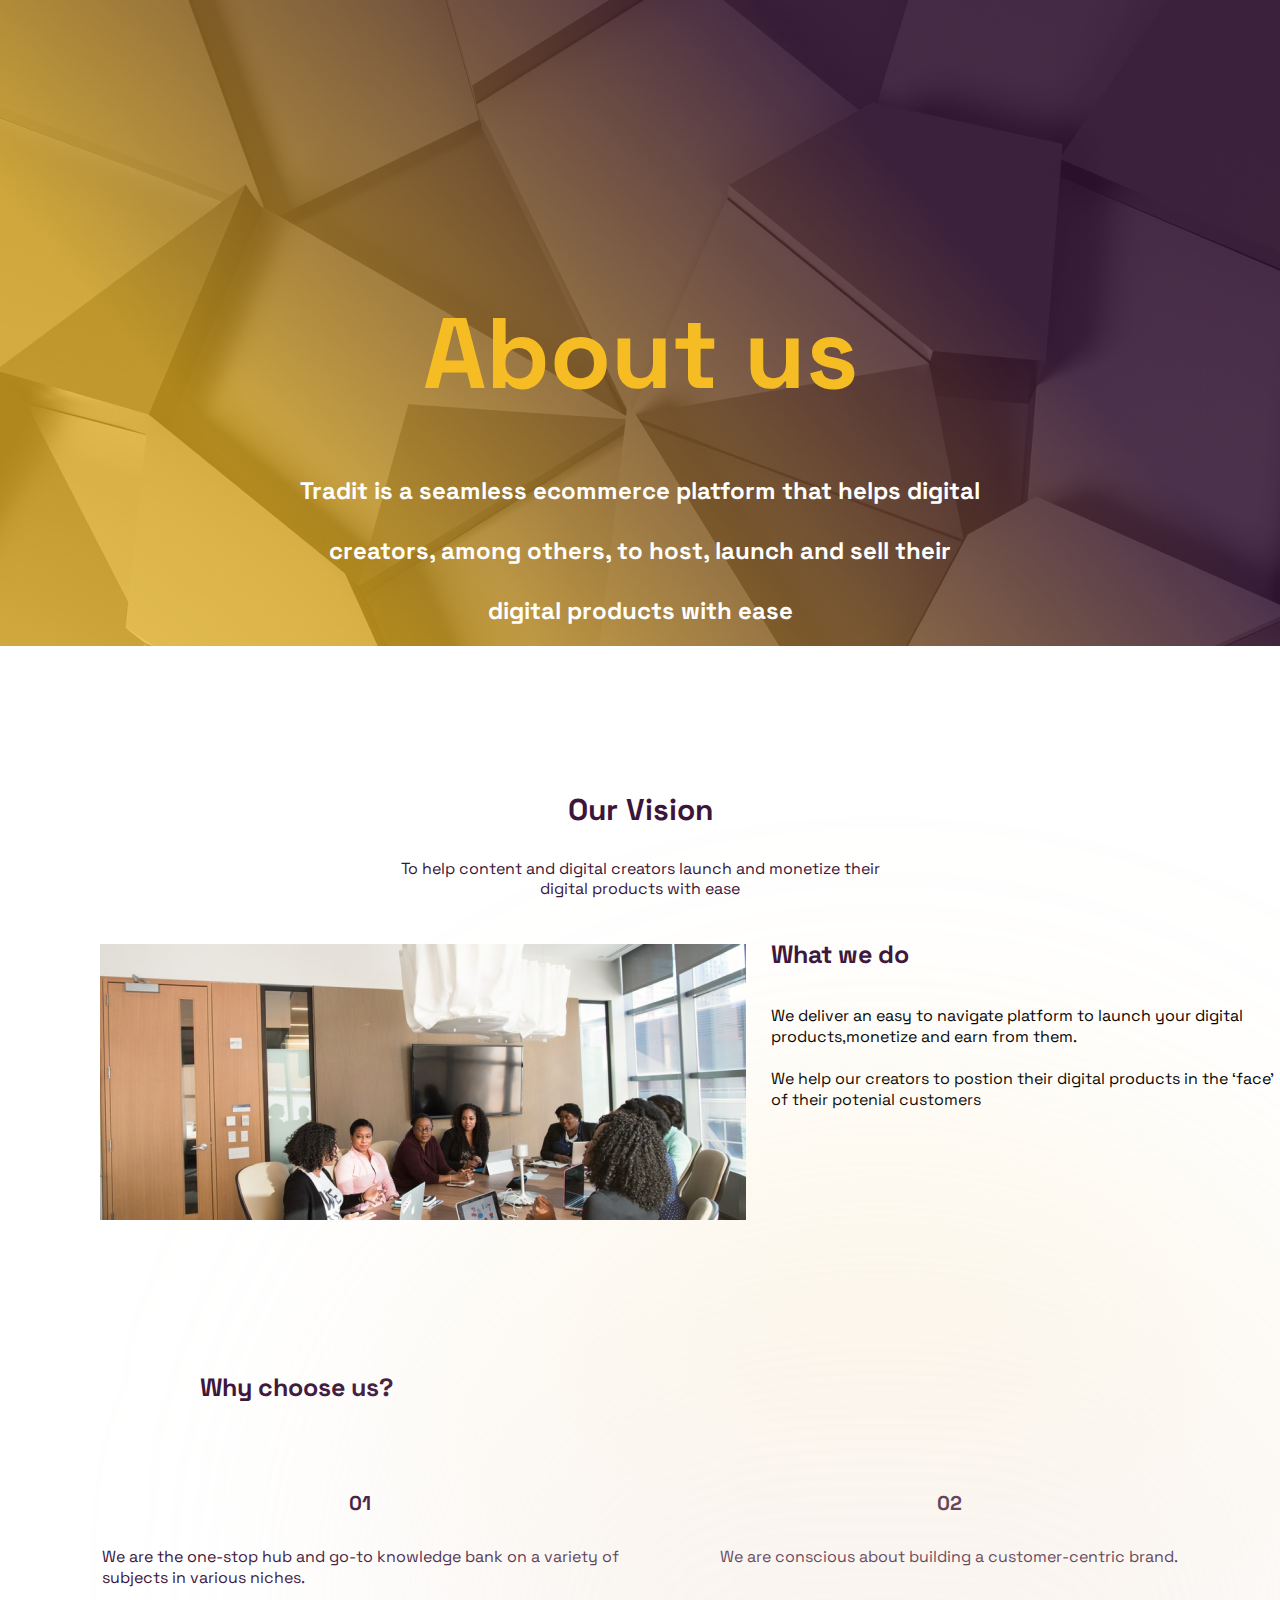
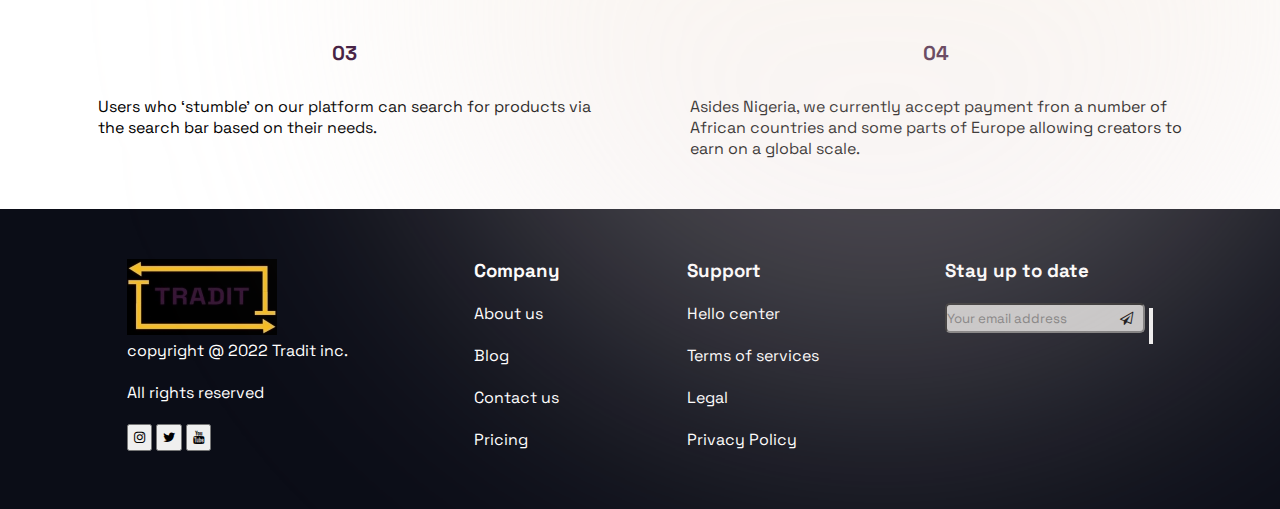
<file: about.html>
<!DOCTYPE html>
<html lang="en">
  <head>
    <meta charset="UTF-8" />
    <meta http-equiv="X-UA-Compatible" content="IE=edge" />
    <meta name="viewport" content="width=device-width, initial-scale=1.0" />
    <title>Tradit About</title>
    <link rel="stylesheet" href="css/about.css" />
    <link rel="stylesheet" href="css/font-awesome.css" type="text/css" />
    <link rel="stylesheet" href="css/font-awesome.min.css" type="text/css" />
    <link
      href="https://fonts.googleapis.com/css2?family=Poppins:ital,wght@1,500&family=Roboto:wght@700&family=Space+Grotesk&display=swap"
      rel="stylesheet"
    />
    <link rel="shortcut icon" href="img/tradit3.jpg" type="image/x-icon">
  </head>
  <body>
    <div class="container">
      <section class="section1">
        <br />
        <h1 class="about">About us</h1>
        <p>
          Tradit is a seamless ecommerce platform that helps digital <br />
          <br />
          <br />
          creators, among others, to host, launch and sell their <br />
          <br />
          <br />
          digital products with ease
        </p>
      </section>
      <section class="section2">
        <div class="vision">
          <h3>Our Vision</h3>
          <p>
            To help content and digital creators launch and monetize their
            <br />
            digital products with ease
          </p>
        </div>
        <div class="what">
          <div class="img">
            <img src="img/about1.png" alt="" />
          </div>
          <div class="word">
            <h3>What we do</h3>
            <p>
              We deliver an easy to navigate platform to launch your digital
              <br />
              products,monetize and earn from them.
            </p>
            <br />
            <p>
              We help our creators to postion their digital products in the
              ‘face’ <br />
              of their potenial customers
            </p>
          </div>
        </div>
        <div class="why">
          <h3 class="why-h3">Why choose us?</h3>

          <div class="p-one">
            <div class="one">
              <h3>01</h3>
              <p>
                We are the one-stop hub and go-to knowledge bank on a variety of
                <br />
                subjects in various niches.
              </p>
            </div>
            <div class="two">
              <h3>02</h3>
              <p>We are conscious about building a customer-centric brand.</p>
            </div>
          </div>

          <div class="p-two">
            <div class="three">
              <h3>03</h3>
              <p>
                Users who ‘stumble’ on our platform can search for products via
                <br />
                the search bar based on their needs.
              </p>
            </div>
            <div class="four">
              <h3>04</h3>
              <p>
                Asides Nigeria, we currently accept payment fron a number of
                <br />
                African countries and some parts of Europe allowing creators to
                <br />
                earn on a global scale.
              </p>
            </div>
          </div>
        </div>
      </section>
      <section class="section3">
        <div class="footer">
          <div class="f1">
            <img src="img/tradit3d.jpg" alt="" />
            <div class="f1-social">
              <p>
                copyright @ 2022 Tradit inc. <br />
                <br />
                All rights reserved
              </p>
              <br />

              <button>
                <i class="fa fa-instagram"></i>
              </button>
              <button>
                <i class="fa fa-twitter"></i>
              </button>
              <button>
                <i class="fa fa-youtube"></i>
              </button>
            </div>
          </div>
          <div class="f2">
            <h3>Company</h3>
            <br />

            <ul>
              <li><a href="#">About us</a></li>
              <br />
              <li><a href="#">Blog</a></li>
              <br />
              <li><a href="#">Contact us</a></li>
              <br />
              <li><a href="#">Pricing</a></li>
              <br />
            </ul>
          </div>
          <div class="f3">
            <h3>Support</h3>
            <br />

            <ul>
              <li><a href="#">Hello center</a></li>
              <br />
              <li><a href="#">Terms of services</a></li>
              <br />
              <li><a href="#">Legal</a></li>
              <br />
              <li><a href="#">Privacy Policy</a></li>
              <br />
            </ul>
          </div>
          <div class="f4">
            <h3>Stay up to date</h3>
            <br />

            <form action="">
              <input
                type="email"
                class="email"
                placeholder="Your email address"
              />
              <button type="submit"><i class="fa fa-send-o"></i></button>
            </form>
          </div>
        </div>
      </section>

      <div class="circle"></div>
    </div>
  </body>
</html>
</file>
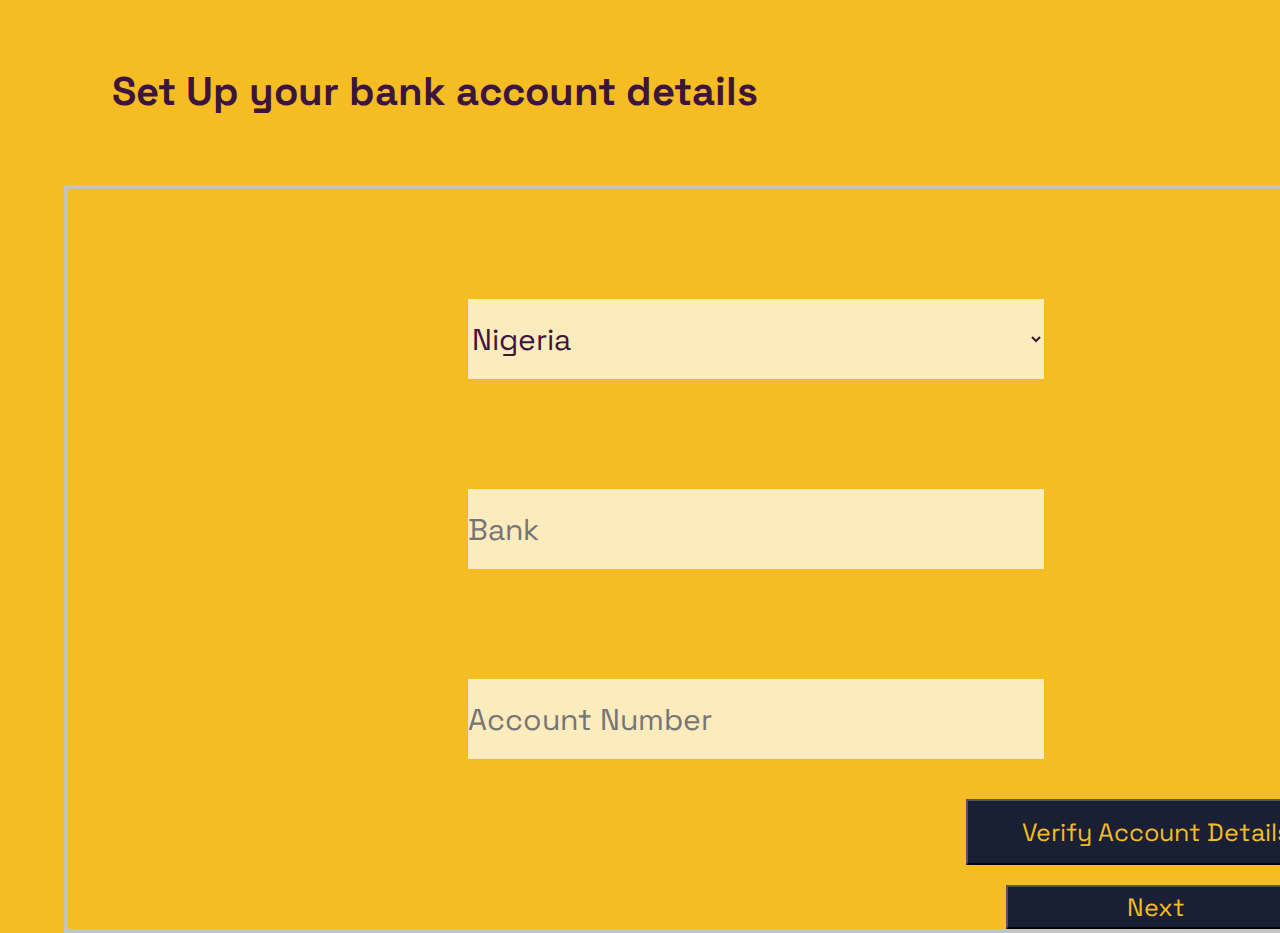
<file: bank.html>
<!DOCTYPE html>
<html lang="en">
<head>
    <meta charset="UTF-8">
    <meta http-equiv="X-UA-Compatible" content="IE=edge">
    <meta name="viewport" content="width=device-width, initial-scale=1.0">
    <meta name="viewport" content="width=device-width, initial-scale=1.0" />
    <link rel="stylesheet" href="css/font-awesome.css" type="text/css" />
    <link rel="stylesheet" href="css/bank.css" />
    <link rel="stylesheet" href="css/font-awesome.min.css" type="text/css" />
    <link
      href="https://fonts.googleapis.com/css2?family=Poppins:ital,wght@1,500&family=Roboto:wght@700&family=Space+Grotesk&display=swap"
      rel="stylesheet"
    />
    <title>Tradit Bank Settings</title>
</head>
<body>
    <div class="container"> 
    <h2>Set Up your bank account details</h2>

    <div class="form">
        <form action="">
            <label for="country"></label>
            <select name="country" id="country">
                <option value="Nigeria">Nigeria</option>
                <option value="Nigeria">South Africa</option>
                <option value="Nigeria">Ghana</option>
                <option value="Nigeria">Kenya</option>
                <option value="Nigeria">Zimbabwe</option>
            </select> <br>

            <input type="text" placeholder="Bank" id="bank" > <br>
            <input type="number" placeholder="Account Number" id="account">
        </form>

        <button class="verify">Verify Account Details</button>
        <a href="./dashboard.html"><button class="next">Next</button></a>
        
    </div>
</div>
</body>
</html>
</file>
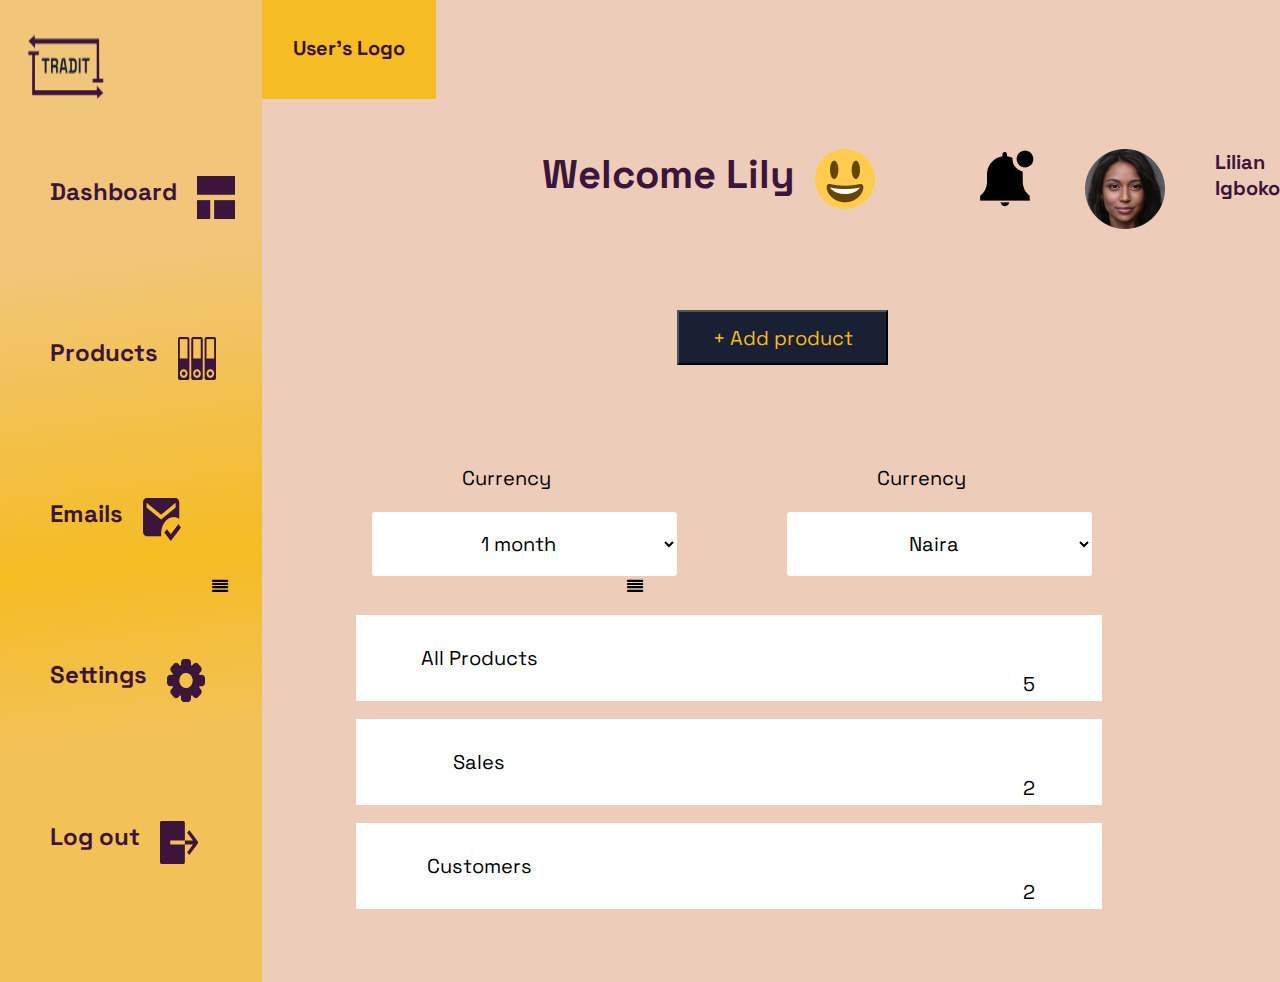
<file: dashboard.html>
<!DOCTYPE html>
<html lang="en">
  <head>
    <meta charset="UTF-8" />
    <meta http-equiv="X-UA-Compatible" content="IE=edge" />
    <meta name="viewport" content="width=device-width, initial-scale=1.0" />
    <link rel="stylesheet" href="css/font-awesome.css" type="text/css" />
    <link rel="stylesheet" href="css/dashboard.css" />
    <link rel="stylesheet" href="css/font-awesome.min.css" type="text/css" />
    <link
      href="https://fonts.googleapis.com/css2?family=Poppins:ital,wght@1,500&family=Roboto:wght@700&family=Space+Grotesk&display=swap"
      rel="stylesheet"
    />
    <title>Tradit Dashboard</title>
  </head>
  <body>
    <div class="container">
      <div class="contain1">
        <img class="contain1-img" src="img/tradit2.png" alt="" />
        <div class="dashboard">
            <a href="#"> <h2>Dashboard</h2></a>
         
          <img src="img/Vector.png" alt="" />
        </div>
        <div class="product">
            <a href="#"><h2>Products</h2></a>
          
          <img src="img/Vector 2.png" alt="" />
        </div>
        <div class="emails">
            <a href="#"> <h2>Emails</h2></a>
         
          <img src="img/Vector 3.png" alt="" />
        </div>
        <div class="setting">
            <a href="./password.html"><h2>Settings</h2></a>
          
          <img src="img/Vector 4.png" alt="" />
        </div>
        <div class="logout">
            <a href="#"><h2>Log out</h2></a>
          
          <img src="img/Vector 5.png" alt="" />
        </div>
      </div>
      <div class="contain2">
        <div class="user-logo"><h3>User's Logo</h3></div>
        <div class="header">
          <h2>Welcome Lily</h2>
          <img class="emoji" src="img/Emoji.png" alt="" />
          <img class="alarm" src="img/alarm.png" alt="" />
          <img class="profile" src="img/profile.png" alt="" />
          <p>Lilian Igboko</p>
        </div>
        <div>
          <button class="add-btn">+ Add product</button>
        </div>

        <div class="times">
          <form class="time" action="">
            <div class="tim">
              <p for="currency">Currency</p>
              <br />
              <select id="time" name="time">
                <option value="1 month">1 month</option>
                <option value="6 months">6 Months</option>
                <option value="1 year">1 Year</option>
              </select>
              <i class="fa fa-align-justify"></i> <br />
            </div>

            <div class="current">
              <p for="currency">Currency</p>
              <br />
              <select id="currency" name="currency">
                <option value="Naira">Naira</option>
                <option value="Dollar">Dollar</option>
                <option value="Euro">Euro</option>
              </select>
              <i class="fa fa-align-justify"></i>
            </div>
          </form>

          <div class="prod">
            <div id="all-prod">
                <div class="h3"><h2>All Products</h2></div>
              
              <h3>5</h3>
            </div>
            <div id="sale">
                <div class="h3"><h2>Sales</h2></div>
              
              <h3>2</h3>
            </div>
            <div id="customer">
              <div class="h3"><h2>Customers</h2></div>
              <h3>2</h3>
            </div>
          </div>
        </div>
      </div>
    </div>
  </body>
</html>
</file>
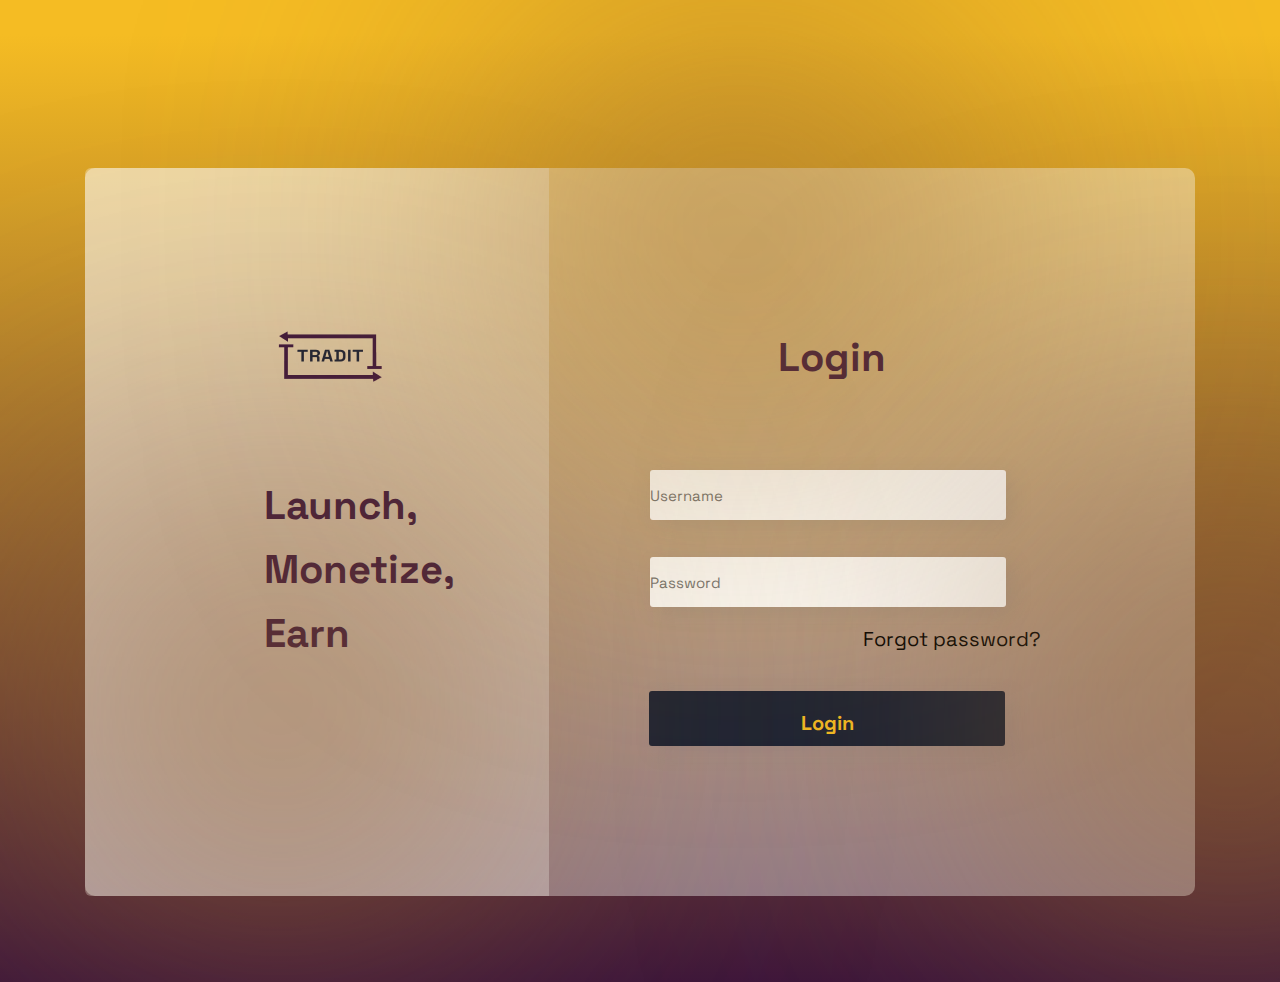
<file: login.html>
<!DOCTYPE html>
<html lang="en">
<head>
    <meta charset="UTF-8">
    <meta http-equiv="X-UA-Compatible" content="IE=edge">
    <meta name="viewport" content="width=device-width, initial-scale=1.0">
    <title>Tradit Login</title>
    <link rel="stylesheet" href="css/login.css">
    <link
      href="https://fonts.googleapis.com/css2?family=Poppins:ital,wght@1,500&family=Roboto:wght@700&family=Space+Grotesk&display=swap"
      rel="stylesheet"
    />
</head>
<body>
    
    <div class="container">
        <div class="circle1"></div>
        <div class="circle2"></div>
        <div class="circle3"></div>
        <br><br><br><br><br><br><br><br>
        <div class="login-box">
            <div class="box1">
                <img id="img" src="img/tradit2.png" alt="">
                <h2>Launch,</h2>
                <h2>Monetize,</h2>
                <h2>Earn</h2>
            </div>
            <div class="box2">
                <h2>Login</h2>
                <form action="">
                    <input type="text" placeholder="Username" class="name" required> <br>
                    <input type="password" placeholder="Password" class="pass" required>
                    <p>Forgot password?</p>
                    <a href="./bank.html"><input type="submit" value="Login" class="submit"></a>
                    
                </form>
            </div>
        </div>
    </div>

</body>
</html>
</file>
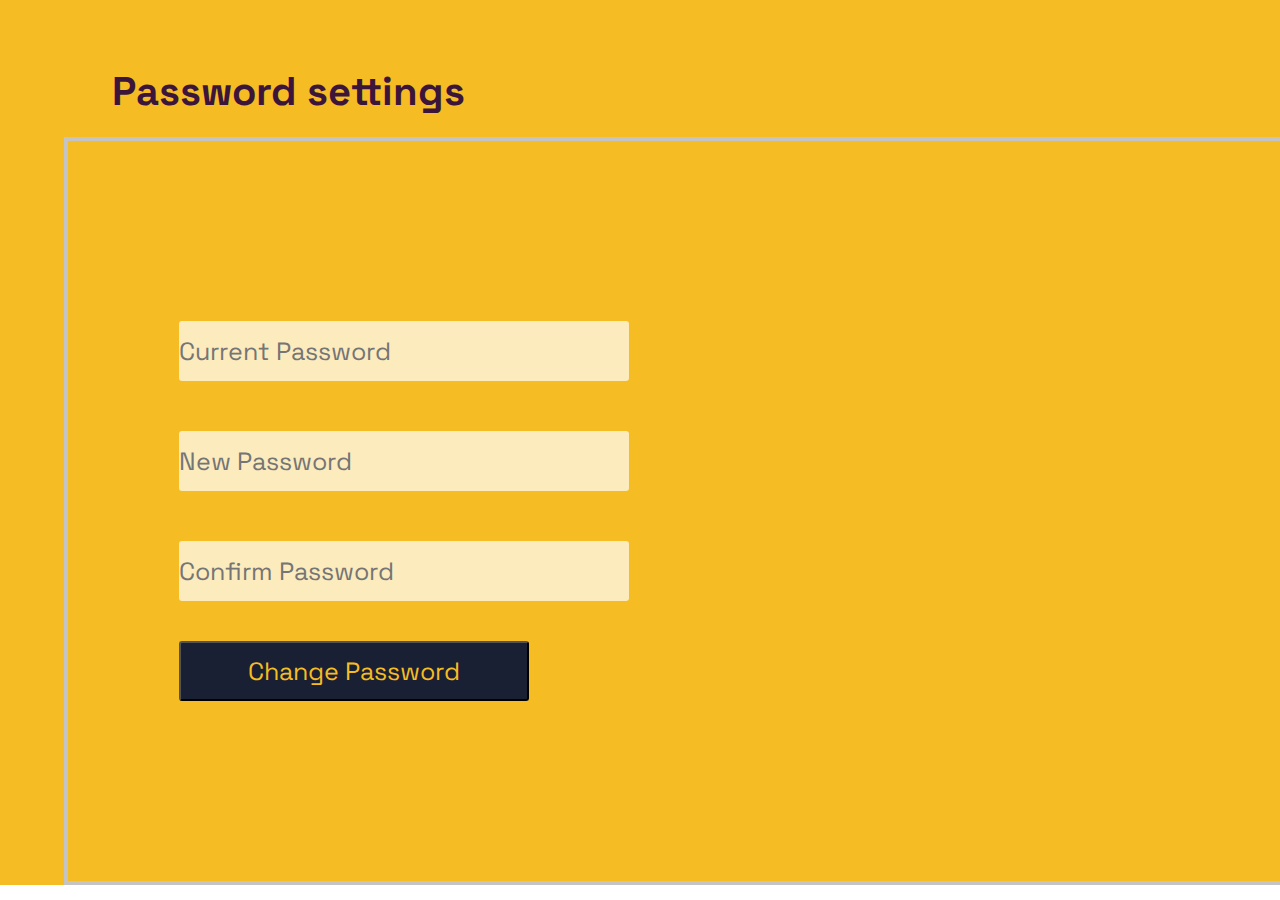
<file: password.html>
<!DOCTYPE html>
<html lang="en">
<head>
    <meta charset="UTF-8">
    <meta http-equiv="X-UA-Compatible" content="IE=edge">
    <meta name="viewport" content="width=device-width, initial-scale=1.0">
    <meta name="viewport" content="width=device-width, initial-scale=1.0" />
    <link rel="stylesheet" href="css/font-awesome.css" type="text/css" />
    <link rel="stylesheet" href="css/password.css" />
    <link rel="stylesheet" href="css/font-awesome.min.css" type="text/css" />
    <link
      href="https://fonts.googleapis.com/css2?family=Poppins:ital,wght@1,500&family=Roboto:wght@700&family=Space+Grotesk&display=swap"
      rel="stylesheet"
    />
    <title>Tradit Password Settings</title>
</head>
<body>
    <div class="container"> 
    <h2>Password settings</h2>

    <div class="form">
        <form action="">
            <input type="text" placeholder="Current Password" id="bank" > <br>
            <input type="number" placeholder="New Password" id="account"> <br>
            <input type="text" placeholder="Confirm Password" id="account" > <br>
            <button class="verify">Change Password</button>
        </form>


        
        
    </div>
</div>
</body>
</html>
</file>
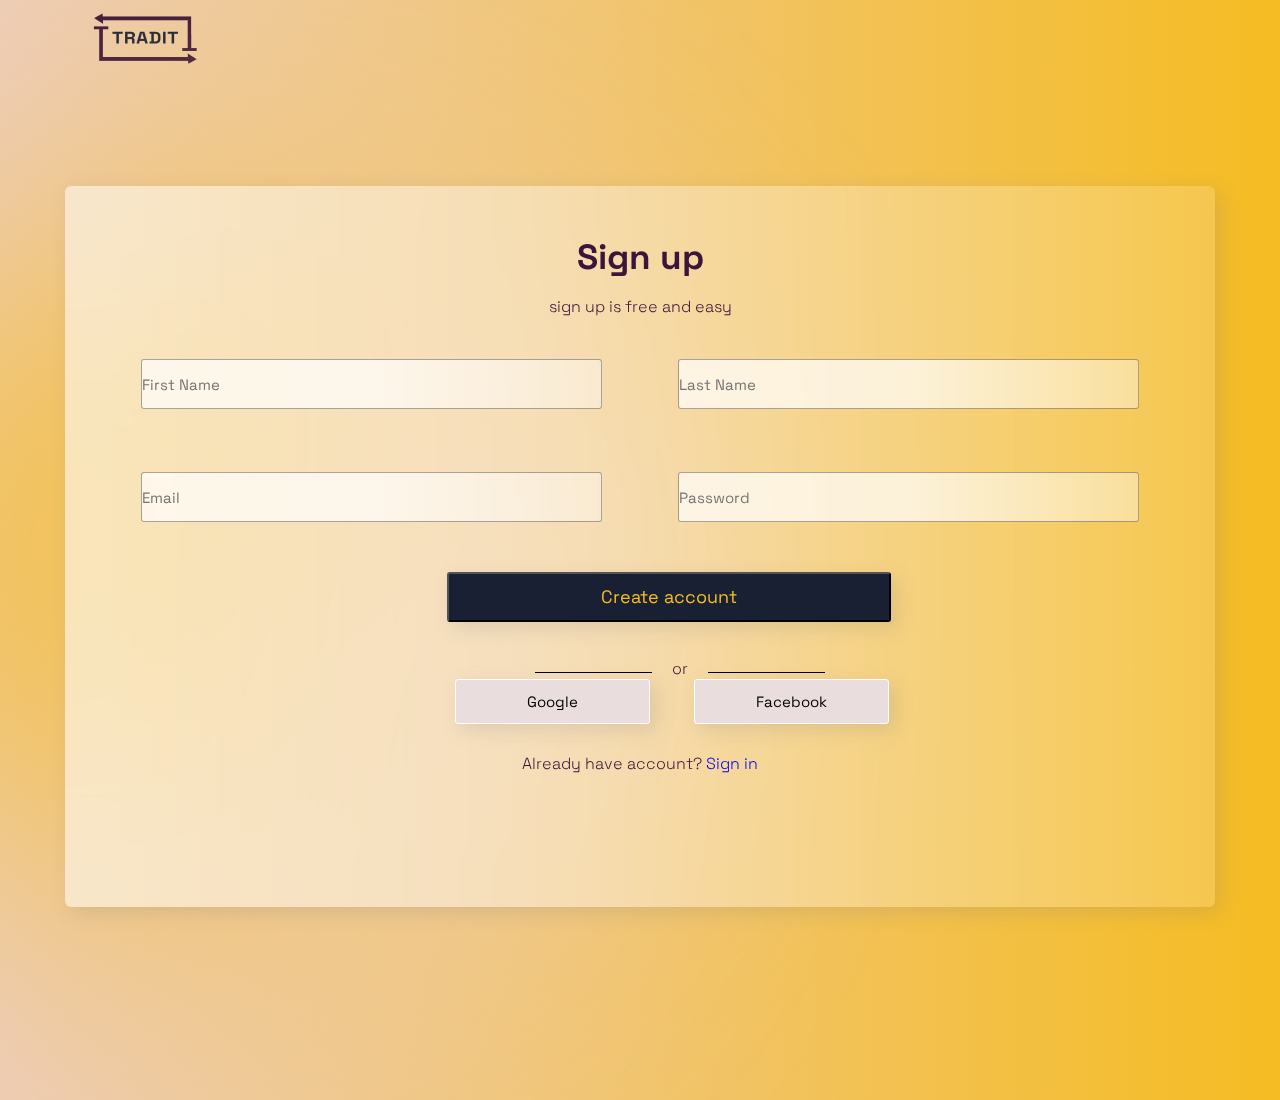
<file: signup.html>
<!DOCTYPE html>
<html lang="en">
<head>
    <meta charset="UTF-8">
    <meta http-equiv="X-UA-Compatible" content="IE=edge">
    <meta name="viewport" content="width=device-width, initial-scale=1.0">
    <title>Tradit Signup</title>
    <link rel="stylesheet" href="css/signup.css">
    <link
      href="https://fonts.googleapis.com/css2?family=Poppins:ital,wght@1,500&family=Roboto:wght@700&family=Space+Grotesk&display=swap"
      rel="stylesheet"
    />
</head>
<body>
  
    <div class="container">
        <img src="img/tradit2.png" alt="">
        <div class="circle"></div>

        <div class="signup-box"> <br>
            <h2>Sign up</h2> 
            <p>sign up is free and easy</p> <br> <br>
            <form action="">
            <div class="box1"> 
                <input type="text" class="name" required placeholder="First Name"> 
                <input type="text" class="name" required placeholder="Last Name">
            </div> <br> <br> <br> 
            <div class="box2">
                <input type="email" class="name" required placeholder="Email"> 
                <input type="password" class="name" required placeholder="Password">
                
            </div>

            <div class="create">
                <input type="submit" value="Create account" class="create-account">
                <div class="lines">
                <div class="line1"></div>
                <p>or</p>
                <div class="line2"></div>
      </div>
                <input type="submit" value="Google" class="google">
                <input type="submit" value="Facebook" class="facebook">
            </form>
                <p>Already have account? <a href="#">Sign in</a></p>
            </div>
        </div>

    </div>
    


</body>
</html>
</file>
<file: css/about.css>
* {
  padding: 0;
  margin: 0;
  box-sizing: border-box;
  font-family: 'Space Grotesk','Poppins', sans-serif;
}

.section1 {
  width: 100%;
  height: 646px;
  background-image: url(../img/about2.png);
  position: relative;
}
.about {
  font-family: Space Grotesk;
  font-weight: bold;
  font-size: 100px;
  line-height: 20px;
  text-align: center;
  color: #f5bc23;
  margin-top: 323px;
}

.section1 p {
  font-family: Space Grotesk;
  font-style: normal;
  font-weight: bold;
  font-size: 24px;
  line-height: 20px;
  text-align: center;
  color: #ffffff;
  margin-top: 117px;
}

.section2 {
  width: 100%;
}

.vision h3 {
  font-family: Space Grotesk;
  font-weight: bold;
  font-size: 30px;
  line-height: 20px;
  color: #3c153b;
  margin-top: 154px;
  text-align: center;
}

.vision p {
  font-family: Space Grotesk;
  font-weight: 500px;
  font-size: 16px;
  line-height: 20px;
  color: #3c153b;
  text-align: center;
  margin-top: 39px;
}

.what {
  display: flex;
  margin-top: 45px;
}

.what img {
  margin-left: 100px;
}

.word {
  margin-left: 25px;
}
.word h3 {
  margin-bottom: 41px;
  color: #3c153b;
  font-weight: bold;
  font-size: 25px;
  line-height: 20px;
}

.why {
  margin-top: 152px;
}

.why-h3 {
  margin-left: 200px;
  margin-bottom: 96px;
  color: #3c153b;
  font-weight: bold;
  font-size: 25px;
  line-height: 20px;
}

.p-one {
  color: #3c153b;
  display: flex;
  justify-content: space-evenly;
  margin-bottom: 55px;
}

.p-two {
  display: flex;
  justify-content: space-evenly;
  margin-bottom: 50px;
}

.one h3,
.two h3,
.three h3,
.four h3 {
  margin-bottom: 33px;
  text-align: center;
  color: #3c153b;
  font-weight: bold;
  font-size: 20px;
  line-height: 20px;
}

.footer {
  display: flex;
  justify-content: space-evenly;
  background: #0b0d17;
  color: #ffffff;
  height: 300px;
}
.footer a {
  text-decoration: none;
  color: #ffffff;
}

.footer ul {
  list-style-type: none;
}

.f1,
.f2,
.f3,
.f4 {
  margin-top: 50px;
}

.email {
  width: 200px;
  height: 30px;
  border-radius: 5px;

  color: #686767;
  background-color: #c4c4c4;
}
.fa-send-o {
  margin-left: -50px;
  height: 30px;
  border-radius: 5px;
  width: 20px;
}

.fa-instagram,
.fa-twitter,
.fa-youtube {
  margin: 5px;
  border: none;
  border-radius: 2px;
}

.f1 img {
  background-color: transparent;
}

.circle {
  border-radius: 50%;
  position: absolute;
  width: 960px;
  height: 907px;
  left: 402px;
  top: 1100px;

  background: linear-gradient(
    180deg,
    rgba(245, 188, 35, 0.126) 0%,
    rgba(234, 221, 221, 0.3) 63.74%
  );
  filter: blur(150px);
}

@media screen and (max-width: 1050px) and (min-width: 500px) {

 
   
  .section1 {
    width: 100%;
    height: 200px;
    background-image: url(../img/about2.png);
    position: relative;
    overflow: hidden;
  }

  .about {
    font-family: Space Grotesk;
    font-weight: bold;
    font-size: 50px;
    line-height: 20px;
    text-align: center;
    color: #f5bc23;
    margin-top:20px;
  }

  .section1 p {
    font-family: Space Grotesk;
    font-style: normal;
    font-weight: bold;
    font-size: 15px;
    line-height: 10px;
    text-align: center;
   
    color: #ffffff;
    margin-top: 20px;
  }

  .section2 {
    width: 100%;
  }

  .vision h3 {
    font-family: Space Grotesk;
    font-weight: bold;
    font-size: 20px;
    line-height: 10px;
    color: #3c153b;
    margin-top: 20px;
    text-align: center;
  }

  .vision p {
    font-family: Space Grotesk;
    font-weight: 500px;
    font-size: 16px;
    line-height: 20px;
    color: #3c153b;
    text-align: center;
    margin-top: 20px;
  }

  .what{
      flex-direction: column;
  }

  .what img {
    margin-left: 220px;
    height: 180px;
    width: 300px;
   
  }

  .word {
    margin-left: 20px;
  }
  .word h3 {
    margin-top: 20px;
    margin-bottom: 41px;
    color: #3c153b;
    font-weight: bold;
    font-size: 18px;
    line-height: 10px;
    margin-left: 200px;
  }

  .word p{
      margin-left: 150px;
  }
  .why {
    margin-top: 50px;
  }
  
  .why-h3 {
    margin-left: 230px;
    margin-bottom: 10px;
    color: #3c153b;
    font-weight: bold;
    font-size: 20px;
    line-height: 10px;
  }
  
  .p-one {
    color: #3c153b;
    flex-direction: column;
    justify-content: space-evenly;
    margin-bottom: 5px;
    margin-left: 170px;
  }
  
  .p-two {
    color: #3c153b;
    flex-direction: column;
    justify-content: space-evenly;
    margin-bottom: 55px;
    margin-left: 170px;
  }
  
  .one h3,
  .two h3,
  .three h3,
  .four h3 {
    margin-bottom: 5px;
    margin-top: 20px;
    text-align: left;
    color: #3c153b;
    font-weight: bold;
    font-size: 20px;
    line-height: 20px;
  }

  .footer {
    flex-direction: column;
    justify-content: space-evenly;
    background: #0b0d17;
    color: #ffffff;
    height: 700px;
  }
  .footer a {
    text-decoration: none;
    color: #ffffff;
  }
  
  .footer ul {
    list-style-type: none;
  }
  
  .f1,
  .f2,
  .f3,
  .f4 {
    margin-top: 10px;
    margin-left: 200px;
  }
  
  .email {
    width: 200px;
    height: 25px;
    border-radius: 5px;
  
    color: #686767;
    background-color: #c4c4c4;
  }
  .fa-send-o {
    margin-left: -50px;
    height: 25px;
    border-radius: 5px;
    width: 20px;
  }
  
  .fa-instagram,
  .fa-twitter,
  .fa-youtube {
    margin: 5px;
    border: none;
    border-radius: 2px;
  }
  
  .f1 img {
    background-color: transparent;
  }

}

@media screen and (max-width: 500px) {

 
   
    .section1 {
    width: 450px;
      height: 200px;
      background-image: url(../img/about2.png);
      position: relative;
      overflow: hidden;
    }
  
    .about {
      font-family: Space Grotesk;
      font-weight: bold;
      font-size: 50px;
      line-height: 20px;
      text-align: center;
      color: #f5bc23;
      margin-top:20px;
    }
  
    .section1 p {
      font-family: Space Grotesk;
      font-style: normal;
      font-weight: bold;
      font-size: 15px;
      line-height: 10px;
      text-align: center;
     
      color: #ffffff;
      margin-top: 20px;
    }
  
    .section2 {
      width: 100%;
    }
  
    .vision h3 {
      font-family: Space Grotesk;
      font-weight: bold;
      font-size: 20px;
      line-height: 10px;
      color: #3c153b;
      margin-top: 20px;
      text-align: center;
    }
  
    .vision p {
      font-family: Space Grotesk;
      font-weight: 500px;
      font-size: 16px;
      line-height: 20px;
      color: #3c153b;
      text-align: center;
      margin-top: 20px;
    }
  
    .what{
        flex-direction: column;
    }
  
    .what img {
      margin-left: 70px;
      height: 180px;
      width: 300px;
     
    }
  
    .word {
      margin-left: -25px;
    }
    .word h3 {
      margin-top: 20px;
      margin-bottom: 10px;
      color: #3c153b;
      font-weight: bold;
      font-size: 18px;
      line-height: 10px;
      margin-left: 200px;
    }
  
    .word p{
        margin-left: 57px;
    }
    .why {
      margin-top: 50px;
    }
    
    .why-h3 {
      margin-left: 150px;
      margin-bottom: 10px;
      color: #3c153b;
      font-weight: bold;
      font-size: 20px;
      line-height: 10px;
    }
    
    .p-one {
      color: #3c153b;
      flex-direction: column;
      justify-content: space-evenly;
      margin-bottom: 5px;
      margin-left: 100px;
    }
    
    .p-two {
      color: #3c153b;
      flex-direction: column;
      justify-content: space-evenly;
      margin-bottom: 55px;
      margin-left: 100px;
    }
    
    .one h3,
    .two h3,
    .three h3,
    .four h3 {
      margin-bottom: 5px;
      margin-top: 20px;
      text-align: left;
      color: #3c153b;
      font-weight: bold;
      font-size: 20px;
      line-height: 20px;
    }
  
    .footer {
      flex-direction: column;
      justify-content: space-evenly;
      background: #0b0d17;
      color: #ffffff;
      height: 700px;
      width: 450px;
      overflow: hidden;
    }
    .footer a {
      text-decoration: none;
      color: #ffffff;
    }
    
    .footer ul {
      list-style-type: none;
    }
    
    .f1,
    .f2,
    .f3,
    .f4 {
      margin-top: 10px;
      margin-left: 100px;
    }
    
    .email {
      width: 200px;
      height: 25px;
      border-radius: 5px;
    
      color: #686767;
      background-color: #c4c4c4;
    }
    .fa-send-o {
      margin-left: -50px;
      height: 25px;
      border-radius: 5px;
      width: 20px;
    }
    
    .fa-instagram,
    .fa-twitter,
    .fa-youtube {
      margin: 5px;
      border: none;
      border-radius: 2px;
    }
    
    .f1 img {
      background-color: transparent;
    }
  
  }
</file>
<file: css/bank.css>
* {
  padding: 0;
  margin: 0;
  box-sizing: border-box;
  font-family: "Space Grotesk", "Poppins", sans-serif;
}

.container {
  width: 1512px;
  height: 100%;

  background: #f5bc23;
}

.container h2 {
  font-family: "Space Grotesk";
  font-style: normal;
  font-weight: 400px;
  font-size: 40px;
  line-height: 51px;
  color: #3c153b;
  padding-left: 112px;
  margin-bottom: 68px;
  padding-top: 66px;
}

.form {
  width: 1384px;
  height: 748px;
  display: flex;
  flex-direction: column;
  justify-content: center;
  align-items: center;
  background: #f5bc23;
  border: 4px solid #c4c4c4;
  margin-left: 64px;
}

#country,
#bank,
#account {
  width: 576px;
  height: 80px;
  left: 128px;
  top: 285px;
  border: none;
  background: rgba(255, 255, 255, 0.7);
  margin-top: 110px;
  font-weight: 400;
  font-size: 30px;
  line-height: 38px;

  color: #3c153b;
}


.verify {
  width: 380px;
  height: 74px;
  font-weight: 400;
  font-size: 25px;
  line-height: 38px;
  text-align: center;
  margin-left: 800px;
  margin-top: 40px;
  color: #f5bc23;
  background: #192033;
}

.next{
    width: 300px;
    height: 44px;
    font-weight: 400;
    font-size: 25px;
    line-height: 38px;
    text-align: center;
    margin-left: 800px;
    margin-top: 20px;
    color: #f5bc23;
    background: #192033; 
}
</file>
<file: css/dashboard.css>
* {
  padding: 0;
  margin: 0;
  box-sizing: border-box;
  font-family: "Space Grotesk", "Poppins", sans-serif;
}
a{
    text-decoration: none;
    color: #3c153b;
}


.container {
  display: flex;
  background: #edcdb9;
  width: 100%;
  height: 982px;
}

.contain1 {
  background: linear-gradient(
    352.79deg,
    rgba(245, 188, 35, 0.65) 25.69%,
    #f5bc23 42.98%,
    rgba(245, 188, 35, 0.42) 73.79%
  );
  width: 356px;
  height: 982px;
  display: flex;
  flex-direction: column;
  justify-content: space-evenly;
  padding-left: 50px;
}
.dashboard {
  margin-top: -190px;
}

.dashboard,
.product,
.emails,
.setting,
.logout {
  display: flex;
}

.dashboard img,
.product img,
.emails img,
.setting img,
.logout img {
  padding-left: 20px;
}

.contain1-img {
  margin-left: -90px;
  width: 214px;
  height: 229px;
  margin-top: -100px;
}

.contain2 {
  width: 1156px;
}

.user-logo {
  width: 174px;
  height: 99px;
  background: #f5bc23;
}

.header {
  display: flex;
  margin-top: 50px;
  /* margin-right: 100px; */
  margin-left: 250px;
}

.header h2 {
  margin-right: 20px;
  font-size: 40px;
  white-space: nowrap;
  /* overflow: hidden; */
  text-overflow: clip;
  color: #3c153b;
  margin-left: 30px;
}

.header p {
  color: #3c153b;
  font-weight: 700;
  font-size: 20px;
  line-height: 26px;
}

.emoji {
  height: 60px;
  width: 60px;
  margin-right: 100px;
}
.alarm {
  width: 60px;
  height: 60px;
  margin-right: 50px;
}
.profile {
  height: 80px;
  width: 80px;
  margin-right: 50px;
}
.user-logo h3 {
  color: #3c153b;
  font-weight: 700px;
  font-size: 20px;
  line-height: 26px;
  text-align: center;
  padding-top: 35px;
}

.add-btn {
  width: 211px;
  height: 55px;
  background: #192033;
  margin-left: 415px;
  font-family: "Space Grotesk";
  font-style: normal;
  font-weight: 700px;
  font-size: 20px;
  line-height: 26px;
  margin-top: 81px;

  text-align: center;
  margin-bottom: 100px;
  color: #f5bc23;
}

.time {
  display: flex;
}

#currency,
#time {
  width: 305px;
  height: 64px;
  background: #ffffff;
  border-radius: 3px;
  border: none;
  margin-left: 110px;
  font-weight: 400;
  font-size: 20px;
  line-height: 26px;
  text-align: center;
  color: #000000;
}
.fa-align-justify {
  margin-left: -50px;
}
.times p {
  margin-left: 200px;
  font-weight: 400;
  font-size: 20px;
  line-height: 26px;
  color: #000000;
}

#all-prod,
#sale,
#customer {
  width: 746px;
  height: 86px;
  background: #ffffff;
  margin-top: 18px;
  border: none;
  margin-left: 94px;
  font-weight: 400;
  font-size: 20px;
  line-height: 26px;
  /* identical to box height */
  text-align: center;
  color: #000000;
}

#all-prod h3,
#sale h3,
#customer h3 {
  margin-left: 600px;
  font-weight: 400;
  font-size: 20px;
  line-height: 26px;
}

#all-prod h2,
#sale h2,
#customer h2 {
  margin-right: 500px;
  font-weight: 400;
  font-size: 20px;
  line-height: 26px;
}
.h3 {
  padding-top: 30px;
}
</file>
<file: css/login.css>
* {
  padding: 0;
  margin: 0;
  box-sizing: border-box;
  font-family: 'Space Grotesk','Poppins', sans-serif;
}

.container {
  width: 100%;
  background: linear-gradient(180deg, #f5bc23 3.46%, #3c153b 100%);
  position: relative;
  height: 982px;
}

.circle1 {
  position: absolute;
  width: 360px;
  height: 360px;
  left: 100px;
  top: 522px;
  border-radius: 50%;
  background: linear-gradient(180deg, #3c153b 0%, #f5bc23 100%);
  filter: blur(200px);
}
.circle2 {
  position: absolute;
  width: 360px;
  height: 360px;
  left: 560px;
  top: 46px;
  border-radius: 50%;
  background: linear-gradient(180deg, #3c153b 0%, #f5bc23 100%);
  filter: blur(200px);
}
.circle3 {
  position: absolute;
  width: 360px;
  height: 360px;
  left: 1052px;
  top: 522px;
  border-radius: 50%;
  background: linear-gradient(180deg, #3c153b 0%, #f5bc23 100%);
  filter: blur(200px);
}

.login-box {
  display: flex;
  width: 1110px;
  height: 728px;
  margin: auto;
  background: rgba(255, 255, 255, 0.4);
  border-radius: 10px;
}

.box1 {
  background: rgba(255, 255, 255, 0.3);
  border-radius: 6px 0px 0px 6px;
  width: 464px;
}

#img {
  margin-top: 150px;
  margin-left: 100px;
  margin-bottom: -30px;
}

.box1 h2 {
  margin-left: 179px;
  font-weight: 500px;
  font-size: 40px;
  line-height: 64px;
  color: #3c153b;
}

.box2 {
  width: 646px;
}

.box2 h2 {
  font-size: 40px;
  line-height: 64px;
  color: #3c153b;
  text-align: center;
  margin-top: 158px;
  margin-bottom: 80px;
  margin-right: 80px;
}

.name,
.pass {
  width: 356px;
  height: 50px;
  border-radius: 3px;
  box-shadow: 6px 6px 20px rgba(122, 122, 122, 0.2);
  margin-left: 101px;
  border: none;
  font-size: 15px;
}

.pass {
  margin-top: 37px;
}

.box2 p {
  font-size: 20px;
  line-height: 64px;
  margin-left: 314px;
  margin-bottom: 20px;
}

.submit {
  width: 356px;
  height: 55px;
  background: #192033;
  border: 1px hidden #ffffff;
  border-radius: 3px;
  color: #f5bc23;
  font-weight: bold;
  font-size: 20px;
  line-height: 64px;
  margin-left: 100px;
  box-shadow: 6px 6px 20px rgba(122, 122, 122, 0.2);
}

@media screen and (max-width: 1050px) and (min-width: 500px) {
  .container {
    max-width: 1050px;
    height: 1850px;
    overflow: hidden;
  }

  .login-box {
    flex-direction: column;
    width: 700px;
    height: auto;
    margin: auto;
    background: rgba(255, 255, 255, 0.4);
    border-radius: 10px;
  }

  .box1 {
    background: rgba(255, 255, 255, 0.3);
    border-radius: 6px 6px 6px 6px;
    width: 100%;
    margin-left: 0px;
    height: 320px;
  }

  #img {
    margin-top: 40px;
    margin-left: 220px;
    margin-bottom: -30px;
  }

  .box1 h2 {
    margin-left: 300px;
    font-weight: 400px;
    font-size: 34px;
    line-height: 58px;
    color: #3c153b;
    margin-top: -20px;
  }

  .box2 {
    width: 100%;
    height: 550px;
  }

  .box2 h2 {
    font-size: 40px;
    line-height: 58px;
    color: #3c153b;
    text-align: center;
    margin-top: 20px;
    margin-bottom: 40px;
    margin-right: 0px;
  }

  .name,
  .pass {
    width: 420px;
    height: 54px;
    border-radius: 3px;
    box-shadow: 6px 6px 20px rgba(122, 122, 122, 0.2);
    margin-left: 150px;
    border: none;
    font-size: 18px;
  }

  .pass {
    margin-top: 37px;
  }

  .submit {
    width: 400px;
    height: 55px;
    background: #192033;
    border: 1px hidden #ffffff;
    border-radius: 3px;
    color: #f5bc23;
    font-weight: bold;
    font-size: 20px;
    line-height: 64px;
    margin-left: 150px;
    box-shadow: 6px 6px 20px rgba(122, 122, 122, 0.2);
  }


  .box2 p {
    font-size: 20px;
    line-height: 64px;
    margin-left: 400px;
    margin-bottom: 20px;
  }

}



@media screen and (max-width: 500px) {
    .container {
      max-width: 500px;
      height: 1000px;
      overflow: hidden;
    }
  
    .login-box {
      flex-direction: column;
      width: 300px;
      height: auto;
      margin: auto;
      background: rgba(255, 255, 255, 0.4);
      border-radius: 10px;
    }
  
    .box1 {
      background: rgba(255, 255, 255, 0.3);
      border-radius: 6px 6px 6px 6px;
      width: 100%;
      margin-left: 0px;
      height: 200px;
    }
  
    #img {
        width: 120px;
        height: 100px;
      margin-top: 0px;
      margin-left: 90px;
      margin-bottom: -30px;
    }
  
    .box1 h2 {
      margin-left: 0px;
      font-weight: 350px;
      font-size: 25px;
      line-height: 55px;
      color: #3c153b;
      margin-top: -20px;
      text-align: center;
    }
  
    .box2 {
      width: 100%;
      height: 450px;
    }
  
    .box2 h2 {
      font-size: 25px;
      line-height: 58px;
      color: #3c153b;
      text-align: center;
      margin-top: 20px;
      margin-bottom: 40px;
      margin-right: 0px;
    }
  
    .name,
    .pass {
      width: 260px;
      height: 40px;
      border-radius: 3px;
      box-shadow: 6px 6px 20px rgba(122, 122, 122, 0.2);
      margin-left: 15px;
      border: none;
      font-size: 15px;
    }
  
    .pass {
      margin-top: 30px;
    }
  
    .submit {
      width: 260px;
      height: 40px;
      background: #192033;
      border: 1px hidden #ffffff;
      border-radius: 3px;
      color: #f5bc23;
      font-weight: bold;
      font-size: 20px;
      line-height: 50px;
      margin-left: 15px;
      box-shadow: 6px 6px 20px rgba(122, 122, 122, 0.2);
    }
  
  
    .box2 p {
      font-size: 20px;
      line-height: 64px;
      margin-left: 400px;
      margin-bottom: 20px;
    }
  
  }
</file>
<file: css/password.css>
* {
    padding: 0;
    margin: 0;
    box-sizing: border-box;
    font-family: "Space Grotesk", "Poppins", sans-serif;
  }
  
  .container {
    width: 1512px;
    height: 100%;
  
    background: #f5bc23;
  }
  
  .container h2 {
    font-family: "Space Grotesk";
    font-style: normal;
    font-weight: 400px;
    font-size: 40px;
    line-height: 51px;
    color: #3c153b;
    padding-left: 112px;
    margin-bottom: 20px;
    padding-top: 66px;
  }
  
  .form {
    width: 1384px;
    height: 748px;
    display: flex;
    flex-direction: column;
    justify-content: center;
    align-items: center;
    background: #f5bc23;
    border: 4px solid #c4c4c4;
    margin-left: 64px;
  }
  
  
  #bank,
  #account {
    width: 450px;
    height: 60px;
    margin-right: 704px;
    border: none;
    background: rgba(255, 255, 255, 0.7);
    margin-top: 50px;
    font-weight: 400;
    font-size: 25px;
    line-height: 38px;
    border-radius: 3px;
    color: #3c153b;
  }
  #bank{
      margin-top: 0px;
  }
  
  .verify {
    margin-right: 704px;
    width: 350px;
    height: 60px;
    font-weight: 400;
    font-size: 25px;
    line-height: 38px;
    text-align: center;
    margin-left: 0px;
    margin-top: 40px;
    color: #f5bc23;
    background: #192033;
    border-radius: 3px;
  }
</file>
<file: css/signup.css>
* {
  padding: 0;
  margin: 0;
  box-sizing: border-box;
  font-family: 'Space Grotesk','Poppins', sans-serif;
}

.container {
  width: 100%;
  height: 100%;
  filter: drop-shadow(0px 4px 4px rgba(0, 0, 0, 0.25));
  position: relative;
  background: linear-gradient(90deg, #edcdb9 0%, #f5bc23 100%);
  height: 1100px;
}

.circle {
  position: absolute;
  width: 750.62px;
  height: 750.62px;
  left: -135px;
  top: 205.46px;
  border-radius: 50%;
  background: linear-gradient(180deg, #f5bc23 0%, #edcdb9 100%);
  filter: blur(150px);
  transform: rotate(-75deg);
}

.signup-box {
  width: 1150px;
  height: 721px;
  box-shadow: 6px 6px 20px rgba(122, 122, 122, 0.2);
  background: linear-gradient(
    90deg,
    rgba(255, 255, 255, 0.56) 3.58%,
    rgba(255, 255, 255, 0.16) 100%
  );
  border: 2px hidden rgba(255, 255, 255, 0.5);
  margin: auto;
  backdrop-filter: blur(50px);
  border-radius: 6px;
}

.signup-box h2 {
  text-align: center;
  color: #3c153b;
  font-weight: bold;
  font-size: 35px;
  line-height: 20px;
  margin-top: 40px;
}

.signup-box p {
  font-weight: 300;
  font-size: 16px;
  line-height: 20px;
  text-align: center;
  color: #3c153b;
  margin-top: 30px;
}

.box1 {
  display: flex;
  justify-content: space-evenly;
}

.box2 {
  display: flex;
  justify-content: space-evenly;
}

.line1 {
  width: 170px;
  height: 1px;
  background-color: black;
  margin-left: 390px;
}

.line2 {
  width: 170px;
  height: 1px;
  background-color: black;
  margin-right: 390px;
}

.lines {
  display: flex;
  margin-left: 80px;
}

.lines p {
  margin-top: -13px;
  padding-left: 20px;
  padding-right: 20px;
}

.create-account {
  margin-left: 382px;
  margin-bottom: 50px;
  margin-top: 50px;
  width: 444px;
  height: 50px;
  background: #192033;
  border-radius: 3px;
  color: #f5bc23;
  font-size: 16px;
  line-height: 20px;
  box-shadow: 6px 6px 20px rgba(122, 122, 122, 0.2);
  font-size: 18px;
}

.fa-eye-slash{
  margin-left: -20px;
}

.google {
  margin-left: 390px;
  margin-right: 40px;
  width: 195px;
  height: 45px;
  background: #eadddd;
  border: 1px solid #ffffff;
  border-radius: 3px;
  box-shadow: 6px 6px 20px rgba(122, 122, 122, 0.2);
  font-size: 15px;
}

.facebook {
  margin-right: 50px;
  width: 195px;
  height: 45px;
  background: #eadddd;
  border: 1px solid #ffffff;
  border-radius: 3px;
  box-shadow: 6px 6px 20px rgba(122, 122, 122, 0.2);
  font-size: 15px;
}

.name {
    width: 461px;
    height: 50px;
  background: linear-gradient(
    90deg,
    rgba(255, 255, 255, 0.7) 50%,
    rgba(255, 255, 255, 0.4) 100%
  );
  border: 1px solid rgba(41, 39, 39, 0.4);
  border-radius: 3px;
  font-size: 15px;
}
a {
  text-decoration: none;
}

@media screen and (max-width: 1050px) and (min-width:500px) {
  .container {
    max-width: 1050px;
    max-height:1024px;
    overflow: hidden;
  }
  .box1,
  .box2 {
    flex-direction: column;
  }
  .signup-box h2 {
    text-align: center;
    color: #3c153b;
    font-weight: bold;
    font-size: 20px;
    line-height: 20px;
    margin-top: 40px;
  }

  .create-account {
    margin-left: 210px;
    margin-bottom: 20px;
    margin-top: 50px;
    width: 200px;
    height: 40px;
    background: #192033;
    border-radius: 3px;
    color: #f5bc23;
    font-size: 15px;
    line-height: 15px;
    box-shadow: 6px 6px 20px rgba(122, 122, 122, 0.2);
    
  }

  .google {
    margin-left: 210px;
    margin-right: 0px;
    width: 200px;
    height: 30px;
    background: #eadddd;
    border: 1px solid #ffffff;
    border-radius: 3px;
    box-shadow: 6px 6px 20px rgba(122, 122, 122, 0.2);
    font-size: 12px;
    display: block;
  }

  .facebook {
    margin-left: 210px;
    width: 200px;
    height: 30px;
    background: #eadddd;
    border: 1px solid #ffffff;
    border-radius: 3px;
    box-shadow: 6px 6px 20px rgba(122, 122, 122, 0.2);
    font-size: 12px;
    margin-top: 10px;
  }

  .lines {
    display: none;
  }

  .signup-box p {
    font-weight: 300;
    font-size: 16px;
    /* line-height: 20px; */
    /* text-align: center; */
    text-align: left;
    color: #3c153b;
    margin-top: 30px;
    margin-left: 210px;
  }

  .signup-box h2 {
    text-align: left;
    color: #3c153b;
    font-weight: bold;
    font-size: 35px;
    line-height: 20px;
    margin-top: 0px;
    margin-left: 250px;
  }

  .signup-box {
    width: 600px;
    height:auto;
    box-shadow: 6px 6px 20px rgba(122, 122, 122, 0.2);
    background: linear-gradient(
      90deg,
      rgba(255, 255, 255, 0.56) 3.58%,
      rgba(255, 255, 255, 0.16) 100%
    );
    border: 2px hidden rgba(255, 255, 255, 0.5);
    margin: auto;
    backdrop-filter: blur(50px);
    border-radius: 6px;
  }

  .name {
    width: 400px;
    height: 40px;
  background: linear-gradient(
    90deg,
    rgba(255, 255, 255, 0.7) 50%,
    rgba(255, 255, 255, 0.4) 100%
  );
  border: 1px solid rgba(41, 39, 39, 0.4);
  border-radius: 3px;
  font-size: 15px;
  margin-left: 110px;
  margin-bottom: 10px;
}

}


@media screen and (max-width: 500px) {
    .container {
      max-width: 500px;
      max-height:950px;
      overflow: hidden;
    }
    .box1,
    .box2 {
      flex-direction: column;
    }
    .signup-box h2 {
      text-align: center;
      color: #3c153b;
      font-weight: bold;
      font-size: 20px;
      line-height: 20px;
      margin-top: 40px;
    }
  
    .create-account {
      margin-left: 72px;
      margin-bottom: 20px;
      margin-top: 50px;
      width: 200px;
      height: 40px;
      background: #192033;
      border-radius: 3px;
      color: #f5bc23;
      font-size: 15px;
      line-height: 15px;
      box-shadow: 6px 6px 20px rgba(122, 122, 122, 0.2);
      
    }
  
    .google {
      margin-left: 72px;
      margin-right: 0px;
      width: 200px;
      height: 30px;
      background: #eadddd;
      border: 1px solid #ffffff;
      border-radius: 3px;
      box-shadow: 6px 6px 20px rgba(122, 122, 122, 0.2);
      font-size: 12px;
      display: block;
    }
  
    .facebook {
      margin-left: 72px;
      width: 200px;
      height: 30px;
      background: #eadddd;
      border: 1px solid #ffffff;
      border-radius: 3px;
      box-shadow: 6px 6px 20px rgba(122, 122, 122, 0.2);
      font-size: 12px;
      margin-top: 10px;
    }
  
    .lines {
      display: none;
    }
  
    .signup-box p {
      font-weight: 300;
      font-size: 16px;
      /* line-height: 20px; */
      /* text-align: center; */
      text-align: left;
      color: #3c153b;
      margin-top: 30px;
      margin-left: 102px;
    }
  
    .signup-box h2 {
      text-align: left;
      color: #3c153b;
      font-weight: bold;
      font-size: 35px;
      line-height: 20px;
      margin-top: 0px;
      margin-left: 118px;
    }
  
    .signup-box {
      width: 340px;
      height:auto;
      box-shadow: 6px 6px 20px rgba(122, 122, 122, 0.2);
      background: linear-gradient(
        90deg,
        rgba(255, 255, 255, 0.56) 3.58%,
        rgba(255, 255, 255, 0.16) 100%
      );
      border: 2px hidden rgba(255, 255, 255, 0.5);
      margin: auto;
      backdrop-filter: blur(50px);
      border-radius: 6px;
    }
  
    .name {
      width: 270px;
      height: 45px;
    background: linear-gradient(
      90deg,
      rgba(255, 255, 255, 0.7) 50%,
      rgba(255, 255, 255, 0.4) 100%
    );
    border: 1px solid rgba(41, 39, 39, 0.4);
    border-radius: 3px;
    font-size: 15px;
    margin-left: 41px;
    margin-bottom: 10px;
  }
  
  }
</file>
